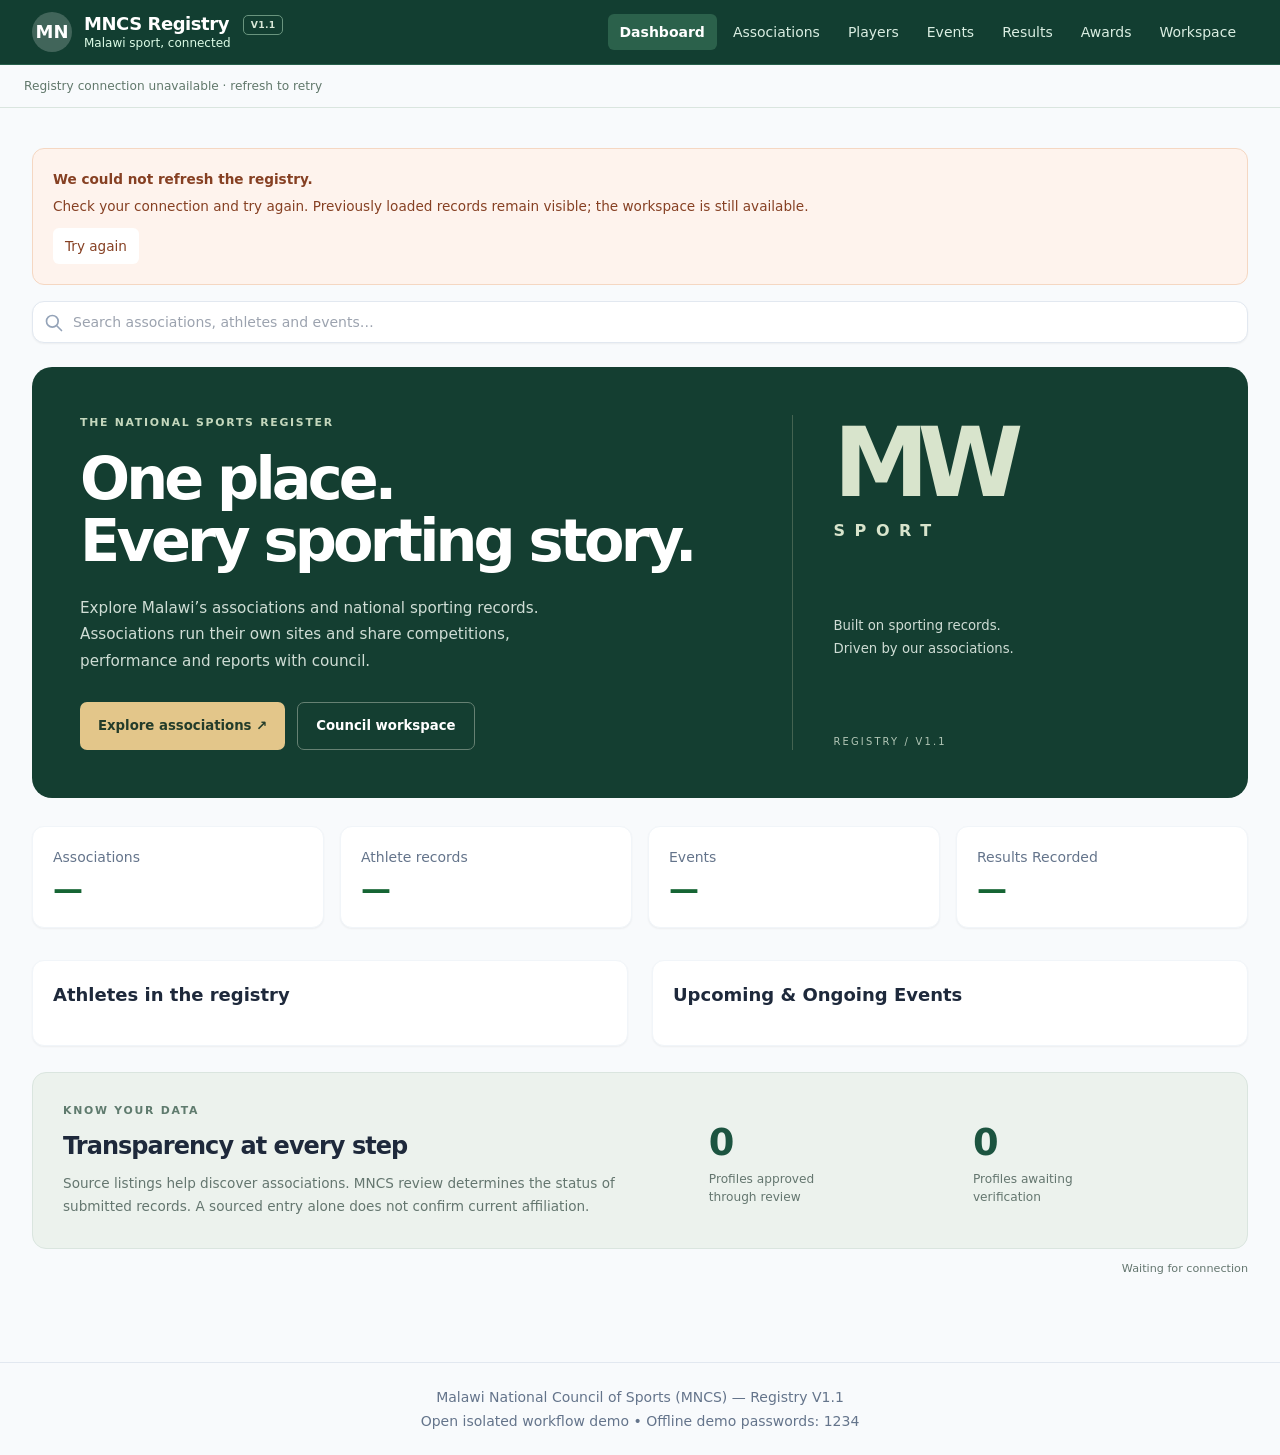
<file: index.html>
<!DOCTYPE html>
<html lang="en">
<head>
  <meta charset="UTF-8" />
  <meta name="viewport" content="width=device-width, initial-scale=1.0" />
  <title>MNCS Registry · Malawi sport, connected</title>
  <meta name="description" content="Malawi National Council of Sports - Players, Associations, Events & Results Registry" />
  <link rel="stylesheet" href="css/tailwind.css" />
  <link rel="icon" href="assets/favicon.svg" type="image/svg+xml" />
  <link rel="stylesheet" href="css/styles.css" />
</head>
<body class="bg-slate-50 text-slate-800 font-sans antialiased">
  <a href="#main-content" class="skip-link">Skip to content</a>
  <!-- Header -->
  <header class="site-header text-white">
    <div class="max-w-7xl mx-auto px-4 sm:px-6 lg:px-8">
      <div class="flex items-center justify-between h-16">
        <div class="flex items-center gap-3">
          <div class="w-10 h-10 bg-white/20 rounded-full flex items-center justify-center font-bold text-lg">MN</div>
          <div>
            <h1 class="text-lg font-bold leading-tight">MNCS Registry <span class="registry-version">V1.1</span></h1>
            <p class="text-xs text-green-100 hidden sm:block">Malawi sport, connected</p>
          </div>
        </div>
        <nav class="hidden lg:flex items-center gap-1" aria-label="Primary navigation">
          <button data-view="dashboard" class="nav-btn active px-3 py-2 rounded-md text-sm font-medium">Dashboard</button>
          <button data-view="associations" class="nav-btn px-3 py-2 rounded-md text-sm font-medium">Associations</button>
          <button data-view="players" class="nav-btn px-3 py-2 rounded-md text-sm font-medium">Players</button>
          <button data-view="events" class="nav-btn px-3 py-2 rounded-md text-sm font-medium">Events</button>
          <button data-view="results" class="nav-btn px-3 py-2 rounded-md text-sm font-medium">Results</button>
        <button data-view="awards" class="nav-btn px-3 py-2 rounded-md text-sm font-medium">Awards</button><button data-view="portal" class="nav-btn px-3 py-2 rounded-md text-sm font-medium">Workspace</button></nav>
        <button id="mobile-menu-btn" aria-label="Open navigation" aria-controls="mobile-nav" aria-expanded="false" class="lg:hidden p-2 rounded-md hover:bg-white/10">
          <svg class="w-6 h-6" fill="none" stroke="currentColor" viewBox="0 0 24 24"><path stroke-linecap="round" stroke-linejoin="round" stroke-width="2" d="M4 6h16M4 12h16M4 18h16"/></svg>
        </button>
      </div>
    </div>
    <!-- Mobile nav -->
    <div id="mobile-nav" class="hidden lg:hidden bg-green-900/95 px-4 pb-3">
      <button data-view="dashboard" class="nav-btn block w-full text-left px-3 py-2 rounded-md text-sm">Dashboard</button>
      <button data-view="associations" class="nav-btn block w-full text-left px-3 py-2 rounded-md text-sm">Associations</button>
      <button data-view="players" class="nav-btn block w-full text-left px-3 py-2 rounded-md text-sm">Players</button>
      <button data-view="events" class="nav-btn block w-full text-left px-3 py-2 rounded-md text-sm">Events</button>
      <button data-view="awards" class="nav-btn block w-full text-left px-3 py-2 rounded-md text-sm">Awards</button><button data-view="portal" class="nav-btn block w-full text-left px-3 py-2 rounded-md text-sm">Workspace</button>
      <button data-view="results" class="nav-btn block w-full text-left px-3 py-2 rounded-md text-sm">Results</button>
    </div>
</header><div id="account-identity" class="account-identity" hidden></div><div id="data-banner" class="data-status" role="status" aria-live="polite">Loading registry…</div>

  <main id="main-content" tabindex="-1" class="max-w-7xl mx-auto px-4 sm:px-6 lg:px-8 py-6">
    <!-- Search bar (shared) -->
    <div id="search-toolbar" class="mb-6">
      <div class="relative">
        <input aria-label="Search the public registry" id="global-search" type="search" placeholder="Search associations, athletes and events…"
               class="w-full pl-10 pr-4 py-2.5 rounded-xl border border-slate-200 bg-white shadow-sm focus:outline-none focus:ring-2 focus:ring-green-600 focus:border-transparent text-sm" />
        <svg class="absolute left-3 top-3 w-5 h-5 text-slate-400" fill="none" stroke="currentColor" viewBox="0 0 24 24"><path stroke-linecap="round" stroke-linejoin="round" stroke-width="2" d="M21 21l-6-6m2-5a7 7 0 11-14 0 7 7 0 0114 0z"/></svg>
      </div>
    </div>

<section id="view-portal" class="view hidden"><h2 class="text-xl font-bold mb-4">National registry workspace</h2><p id="portal-notice" role="status" aria-live="polite"></p><div id="portal-content"></div></section>
<section id="view-awards" class="view hidden"><h2 class="text-xl font-bold mb-4">Malawi Sport Awards</h2><div id="awards-content"></div></section>
    <!-- Views -->
    <div id="view-dashboard" class="view"><section class="registry-hero"><div><p class="eyebrow">THE NATIONAL SPORTS REGISTER</p><h2>One place.<br>Every sporting story.</h2><p>Explore Malawi’s associations and national sporting records. Associations run their own sites and share competitions, performance and reports with council.</p><div class="hero-actions"><button type="button" id="explore-directory">Explore associations <span aria-hidden="true">↗</span></button><button type="button" id="open-workspace">Council workspace</button></div></div><aside class="hero-aside"><div class="hero-mark" aria-hidden="true">MW<span>SPORT</span></div><p>Built on sporting records.<br>Driven by our associations.</p><span class="edition-tag">REGISTRY / V1.1</span></aside></section>
      <div class="grid grid-cols-2 md:grid-cols-4 gap-4 mb-8">
        <div class="bg-white rounded-xl shadow-sm border border-slate-100 p-5">
          <p class="text-sm text-slate-500">Associations</p>
          <p id="stat-associations" class="text-3xl font-bold text-green-800 mt-1">—</p>
        </div>
        <div class="bg-white rounded-xl shadow-sm border border-slate-100 p-5">
          <p class="text-sm text-slate-500">Athlete records</p>
          <p id="stat-players" class="text-3xl font-bold text-green-800 mt-1">—</p>
        </div>
        <div class="bg-white rounded-xl shadow-sm border border-slate-100 p-5">
          <p class="text-sm text-slate-500">Events</p>
          <p id="stat-events" class="text-3xl font-bold text-green-800 mt-1">—</p>
        </div>
        <div class="bg-white rounded-xl shadow-sm border border-slate-100 p-5">
          <p class="text-sm text-slate-500">Results Recorded</p>
          <p id="stat-results" class="text-3xl font-bold text-green-800 mt-1">—</p>
        </div>
      </div>

      <div class="grid md:grid-cols-2 gap-6">
        <div class="bg-white rounded-xl shadow-sm border border-slate-100 p-5">
          <h2 class="font-semibold text-lg mb-4">Athletes in the registry</h2>
          <div id="featured-players" class="space-y-3"></div>
        </div>
        <div class="bg-white rounded-xl shadow-sm border border-slate-100 p-5">
          <h2 class="font-semibold text-lg mb-4">Upcoming & Ongoing Events</h2>
          <div id="upcoming-events" class="space-y-3"></div>
        </div>
      </div>

      <section class="registry-trust"><div><p class="eyebrow">KNOW YOUR DATA</p><h2>Transparency at every step</h2><p>Source listings help discover associations. MNCS review determines the status of submitted records. A sourced entry alone does not confirm current affiliation.</p></div><div class="trust-metrics"><div><strong id="verified-associations">0</strong><span>Profiles approved through review</span></div><div><strong id="pending-associations">0</strong><span>Profiles awaiting verification</span></div></div></section><p id="registry-updated" class="refresh-label">Waiting for connection</p>

    </div>

    <div id="view-associations" class="view hidden">
      <div class="directory-heading"><div><p class="eyebrow">DISCOVER MALAWI SPORT</p><h2>Association directory</h2><p>Search, filter and explore the organisations behind every discipline.</p></div><button type="button" id="export-associations" class="secondary-button">Export directory CSV</button></div><div class="directory-filters"><label>Sport<select id="assoc-sport-filter"><option value="">All sports</option></select></label><label>Registration status<select id="assoc-status-filter"><option value="">All statuses</option><option>Active</option><option>Suspended</option><option>Under Review</option></select></label><label>Profile verification<select id="assoc-verification-filter"><option value="">All records</option><option value="approved">Approved profile</option><option value="pending">Awaiting verification</option></select></label><label>Sort by<select id="assoc-sort"><option value="name">Name A–Z</option><option value="sport">Sport A–Z</option></select></label></div><p id="association-count" class="directory-count" role="status"></p>
      <div id="associations-list" class="grid sm:grid-cols-2 lg:grid-cols-3 gap-4"></div><nav id="association-pagination" class="directory-pagination" aria-label="Association directory pages"></nav>
    </div>

    <div id="view-players" class="view hidden">
      <div class="flex flex-wrap items-center justify-between gap-3 mb-4">
        <h2 class="text-xl font-bold">Players Registry</h2>
        <div class="flex flex-wrap gap-2">
          <select id="player-assoc-filter" class="text-sm border border-slate-200 rounded-lg px-3 py-1.5 bg-white">
            <option value="">All associations</option>
          </select>
          <select id="player-gender-filter" class="text-sm border border-slate-200 rounded-lg px-3 py-1.5 bg-white">
            <option value="">All genders</option>
            <option value="Male">Male</option>
            <option value="Female">Female</option>
          </select>
          <select id="player-national-filter" class="text-sm border border-slate-200 rounded-lg px-3 py-1.5 bg-white">
            <option value="">All players</option>
            <option value="true">National Team only</option>
          </select>
        </div>
      </div>
      <div id="players-list" class="overflow-x-auto bg-white rounded-xl shadow-sm border border-slate-100"></div>
    </div>

    <div id="view-events" class="view hidden">
      <div class="flex flex-wrap items-center justify-between gap-3 mb-4">
        <h2 class="text-xl font-bold">Events & Competitions</h2>
        <select id="event-status-filter" class="text-sm border border-slate-200 rounded-lg px-3 py-1.5 bg-white">
          <option value="">All statuses</option>
          <option value="Upcoming">Upcoming</option>
          <option value="Ongoing">Ongoing</option>
          <option value="Past">Past (by date)</option>
        </select>
      </div>
      <div id="events-list" class="space-y-3"></div>
      <h3 class="font-bold mt-5">Fixture calendar</h3><div id="public-fixtures" class="space-y-3 mt-3"></div>
    </div>

    <div id="view-results" class="view hidden"><section id="national-performance" class="national-performance"></section>
      <h2 class="text-xl font-bold mb-4">Competition Results</h2>
      <div id="results-list" class="overflow-x-auto bg-white rounded-xl shadow-sm border border-slate-100"></div>
    </div>
  </main>

  <!-- Detail Modal -->
  <div id="modal" role="dialog" aria-modal="true" aria-labelledby="modal-title" class="fixed inset-0 bg-black/50 z-50 hidden items-center justify-center p-4">
    <div class="bg-white rounded-2xl shadow-xl max-w-lg w-full max-h-[90vh] overflow-y-auto">
      <div class="flex items-center justify-between p-4 border-b">
        <h3 id="modal-title" class="font-semibold text-lg"></h3>
        <button id="modal-close" aria-label="Close details" class="p-1 rounded-full hover:bg-slate-100">
          <svg class="w-5 h-5" fill="none" stroke="currentColor" viewBox="0 0 24 24"><path stroke-linecap="round" stroke-linejoin="round" stroke-width="2" d="M6 18L18 6M6 6l12 12"/></svg>
        </button>
      </div>
      <div id="modal-body" class="p-4 text-sm space-y-2"></div>
    </div>
  </div>

  <footer class="border-t border-slate-200 mt-12 py-6 text-center text-sm text-slate-500">
    <p>Malawi National Council of Sports (MNCS) — Registry V1.1</p>
    <p class="mt-1"><a href="demo.html">Open isolated workflow demo</a> • Offline demo passwords: 1234</p>
  </footer>

  <script src="js/vendor/supabase.js"></script>
  <script src="js/config.js"></script>
  <script src="js/app.js"></script>
  <script src="js/reporting.js"></script>
  <script src="js/accounts.js"></script>
  <script src="js/account-deletion.js"></script>
  <script src="js/cleanup.js"></script>
  <script src="js/award-scoring.js"></script>
  <script src="js/awards.js"></script>
  <script src="js/tournaments.js"></script>
  <script src="js/awards-desk.js"></script>
  <script src="js/sports.js"></script>
  <script src="js/integration.js"></script>
  <script src="js/portal.js"></script>
</body>
</html>
</file>
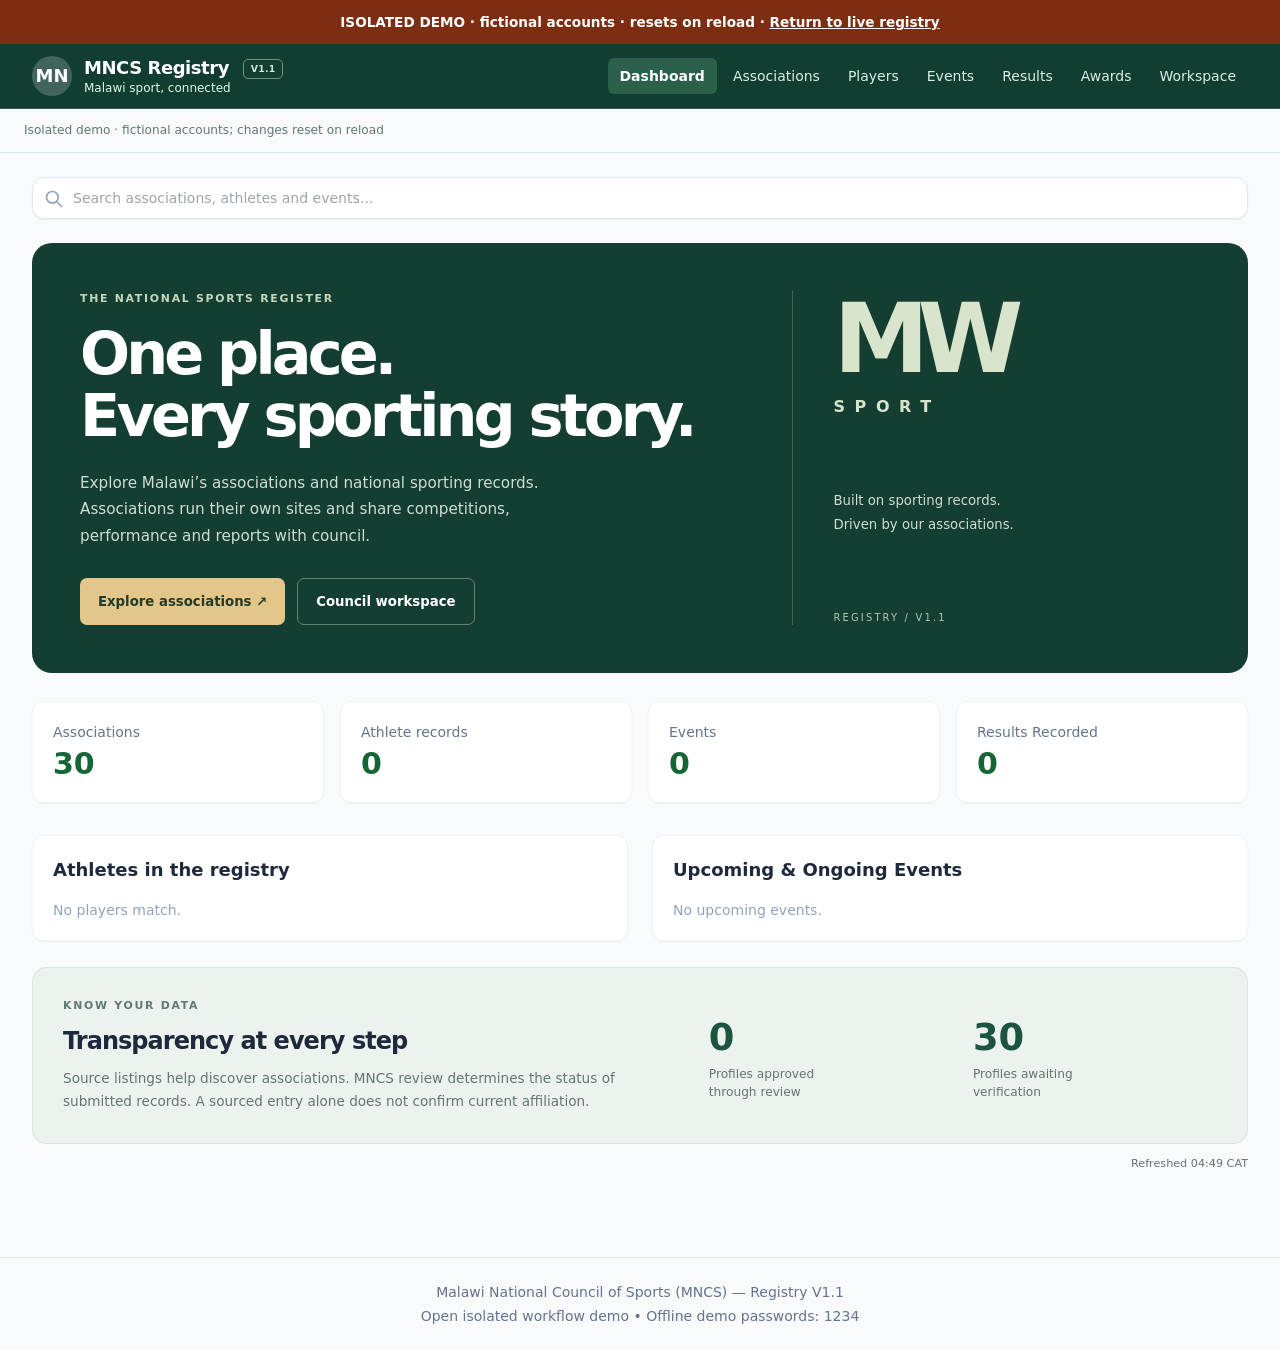
<file: demo.html>
<!DOCTYPE html>
<html lang="en">
<head>
  <meta charset="UTF-8" />
  <meta name="viewport" content="width=device-width, initial-scale=1.0" />
  <title>MNCS Registry · isolated demo</title>
  <meta name="description" content="Malawi National Council of Sports - Players, Associations, Events & Results Registry" />
  <link rel="stylesheet" href="css/tailwind.css" />
  <link rel="icon" href="assets/favicon.svg" type="image/svg+xml" />
  <link rel="stylesheet" href="css/styles.css" />
</head>
<body class="bg-slate-50 text-slate-800 font-sans antialiased"><div class="demo-banner">ISOLATED DEMO · fictional accounts · resets on reload · <a href="index.html">Return to live registry</a></div>
  <a href="#main-content" class="skip-link">Skip to content</a>
  <!-- Header -->
  <header class="site-header text-white">
    <div class="max-w-7xl mx-auto px-4 sm:px-6 lg:px-8">
      <div class="flex items-center justify-between h-16">
        <div class="flex items-center gap-3">
          <div class="w-10 h-10 bg-white/20 rounded-full flex items-center justify-center font-bold text-lg">MN</div>
          <div>
            <h1 class="text-lg font-bold leading-tight">MNCS Registry <span class="registry-version">V1.1</span></h1>
            <p class="text-xs text-green-100 hidden sm:block">Malawi sport, connected</p>
          </div>
        </div>
        <nav class="hidden lg:flex items-center gap-1" aria-label="Primary navigation">
          <button data-view="dashboard" class="nav-btn active px-3 py-2 rounded-md text-sm font-medium">Dashboard</button>
          <button data-view="associations" class="nav-btn px-3 py-2 rounded-md text-sm font-medium">Associations</button>
          <button data-view="players" class="nav-btn px-3 py-2 rounded-md text-sm font-medium">Players</button>
          <button data-view="events" class="nav-btn px-3 py-2 rounded-md text-sm font-medium">Events</button>
          <button data-view="results" class="nav-btn px-3 py-2 rounded-md text-sm font-medium">Results</button>
        <button data-view="awards" class="nav-btn px-3 py-2 rounded-md text-sm font-medium">Awards</button><button data-view="portal" class="nav-btn px-3 py-2 rounded-md text-sm font-medium">Workspace</button></nav>
        <button id="mobile-menu-btn" aria-label="Open navigation" aria-controls="mobile-nav" aria-expanded="false" class="lg:hidden p-2 rounded-md hover:bg-white/10">
          <svg class="w-6 h-6" fill="none" stroke="currentColor" viewBox="0 0 24 24"><path stroke-linecap="round" stroke-linejoin="round" stroke-width="2" d="M4 6h16M4 12h16M4 18h16"/></svg>
        </button>
      </div>
    </div>
    <!-- Mobile nav -->
    <div id="mobile-nav" class="hidden lg:hidden bg-green-900/95 px-4 pb-3">
      <button data-view="dashboard" class="nav-btn block w-full text-left px-3 py-2 rounded-md text-sm">Dashboard</button>
      <button data-view="associations" class="nav-btn block w-full text-left px-3 py-2 rounded-md text-sm">Associations</button>
      <button data-view="players" class="nav-btn block w-full text-left px-3 py-2 rounded-md text-sm">Players</button>
      <button data-view="events" class="nav-btn block w-full text-left px-3 py-2 rounded-md text-sm">Events</button>
      <button data-view="awards" class="nav-btn block w-full text-left px-3 py-2 rounded-md text-sm">Awards</button><button data-view="portal" class="nav-btn block w-full text-left px-3 py-2 rounded-md text-sm">Workspace</button>
      <button data-view="results" class="nav-btn block w-full text-left px-3 py-2 rounded-md text-sm">Results</button>
    </div>
</header><div id="account-identity" class="account-identity" hidden></div><div id="data-banner" class="data-status" role="status" aria-live="polite">Loading registry…</div>

  <main id="main-content" tabindex="-1" class="max-w-7xl mx-auto px-4 sm:px-6 lg:px-8 py-6">
    <!-- Search bar (shared) -->
    <div id="search-toolbar" class="mb-6">
      <div class="relative">
        <input aria-label="Search the public registry" id="global-search" type="search" placeholder="Search associations, athletes and events…"
               class="w-full pl-10 pr-4 py-2.5 rounded-xl border border-slate-200 bg-white shadow-sm focus:outline-none focus:ring-2 focus:ring-green-600 focus:border-transparent text-sm" />
        <svg class="absolute left-3 top-3 w-5 h-5 text-slate-400" fill="none" stroke="currentColor" viewBox="0 0 24 24"><path stroke-linecap="round" stroke-linejoin="round" stroke-width="2" d="M21 21l-6-6m2-5a7 7 0 11-14 0 7 7 0 0114 0z"/></svg>
      </div>
    </div>

<section id="view-portal" class="view hidden"><h2 class="text-xl font-bold mb-4">National registry workspace</h2><p id="portal-notice" role="status" aria-live="polite"></p><div id="portal-content"></div></section>
<section id="view-awards" class="view hidden"><h2 class="text-xl font-bold mb-4">Malawi Sport Awards</h2><div id="awards-content"></div></section>
    <!-- Views -->
    <div id="view-dashboard" class="view"><section class="registry-hero"><div><p class="eyebrow">THE NATIONAL SPORTS REGISTER</p><h2>One place.<br>Every sporting story.</h2><p>Explore Malawi’s associations and national sporting records. Associations run their own sites and share competitions, performance and reports with council.</p><div class="hero-actions"><button type="button" id="explore-directory">Explore associations <span aria-hidden="true">↗</span></button><button type="button" id="open-workspace">Council workspace</button></div></div><aside class="hero-aside"><div class="hero-mark" aria-hidden="true">MW<span>SPORT</span></div><p>Built on sporting records.<br>Driven by our associations.</p><span class="edition-tag">REGISTRY / V1.1</span></aside></section>
      <div class="grid grid-cols-2 md:grid-cols-4 gap-4 mb-8">
        <div class="bg-white rounded-xl shadow-sm border border-slate-100 p-5">
          <p class="text-sm text-slate-500">Associations</p>
          <p id="stat-associations" class="text-3xl font-bold text-green-800 mt-1">—</p>
        </div>
        <div class="bg-white rounded-xl shadow-sm border border-slate-100 p-5">
          <p class="text-sm text-slate-500">Athlete records</p>
          <p id="stat-players" class="text-3xl font-bold text-green-800 mt-1">—</p>
        </div>
        <div class="bg-white rounded-xl shadow-sm border border-slate-100 p-5">
          <p class="text-sm text-slate-500">Events</p>
          <p id="stat-events" class="text-3xl font-bold text-green-800 mt-1">—</p>
        </div>
        <div class="bg-white rounded-xl shadow-sm border border-slate-100 p-5">
          <p class="text-sm text-slate-500">Results Recorded</p>
          <p id="stat-results" class="text-3xl font-bold text-green-800 mt-1">—</p>
        </div>
      </div>

      <div class="grid md:grid-cols-2 gap-6">
        <div class="bg-white rounded-xl shadow-sm border border-slate-100 p-5">
          <h2 class="font-semibold text-lg mb-4">Athletes in the registry</h2>
          <div id="featured-players" class="space-y-3"></div>
        </div>
        <div class="bg-white rounded-xl shadow-sm border border-slate-100 p-5">
          <h2 class="font-semibold text-lg mb-4">Upcoming & Ongoing Events</h2>
          <div id="upcoming-events" class="space-y-3"></div>
        </div>
      </div>

      <section class="registry-trust"><div><p class="eyebrow">KNOW YOUR DATA</p><h2>Transparency at every step</h2><p>Source listings help discover associations. MNCS review determines the status of submitted records. A sourced entry alone does not confirm current affiliation.</p></div><div class="trust-metrics"><div><strong id="verified-associations">0</strong><span>Profiles approved through review</span></div><div><strong id="pending-associations">0</strong><span>Profiles awaiting verification</span></div></div></section><p id="registry-updated" class="refresh-label">Waiting for connection</p>

    </div>

    <div id="view-associations" class="view hidden">
      <div class="directory-heading"><div><p class="eyebrow">DISCOVER MALAWI SPORT</p><h2>Association directory</h2><p>Search, filter and explore the organisations behind every discipline.</p></div><button type="button" id="export-associations" class="secondary-button">Export directory CSV</button></div><div class="directory-filters"><label>Sport<select id="assoc-sport-filter"><option value="">All sports</option></select></label><label>Registration status<select id="assoc-status-filter"><option value="">All statuses</option><option>Active</option><option>Suspended</option><option>Under Review</option></select></label><label>Profile verification<select id="assoc-verification-filter"><option value="">All records</option><option value="approved">Approved profile</option><option value="pending">Awaiting verification</option></select></label><label>Sort by<select id="assoc-sort"><option value="name">Name A–Z</option><option value="sport">Sport A–Z</option></select></label></div><p id="association-count" class="directory-count" role="status"></p>
      <div id="associations-list" class="grid sm:grid-cols-2 lg:grid-cols-3 gap-4"></div><nav id="association-pagination" class="directory-pagination" aria-label="Association directory pages"></nav>
    </div>

    <div id="view-players" class="view hidden">
      <div class="flex flex-wrap items-center justify-between gap-3 mb-4">
        <h2 class="text-xl font-bold">Players Registry</h2>
        <div class="flex flex-wrap gap-2">
          <select id="player-assoc-filter" class="text-sm border border-slate-200 rounded-lg px-3 py-1.5 bg-white">
            <option value="">All associations</option>
          </select>
          <select id="player-gender-filter" class="text-sm border border-slate-200 rounded-lg px-3 py-1.5 bg-white">
            <option value="">All genders</option>
            <option value="Male">Male</option>
            <option value="Female">Female</option>
          </select>
          <select id="player-national-filter" class="text-sm border border-slate-200 rounded-lg px-3 py-1.5 bg-white">
            <option value="">All players</option>
            <option value="true">National Team only</option>
          </select>
        </div>
      </div>
      <div id="players-list" class="overflow-x-auto bg-white rounded-xl shadow-sm border border-slate-100"></div>
    </div>

    <div id="view-events" class="view hidden">
      <div class="flex flex-wrap items-center justify-between gap-3 mb-4">
        <h2 class="text-xl font-bold">Events & Competitions</h2>
        <select id="event-status-filter" class="text-sm border border-slate-200 rounded-lg px-3 py-1.5 bg-white">
          <option value="">All statuses</option>
          <option value="Upcoming">Upcoming</option>
          <option value="Ongoing">Ongoing</option>
          <option value="Past">Past (by date)</option>
        </select>
      </div>
      <div id="events-list" class="space-y-3"></div>
      <h3 class="font-bold mt-5">Fixture calendar</h3><div id="public-fixtures" class="space-y-3 mt-3"></div>
    </div>

    <div id="view-results" class="view hidden"><section id="national-performance" class="national-performance"></section>
      <h2 class="text-xl font-bold mb-4">Competition Results</h2>
      <div id="results-list" class="overflow-x-auto bg-white rounded-xl shadow-sm border border-slate-100"></div>
    </div>
  </main>

  <!-- Detail Modal -->
  <div id="modal" role="dialog" aria-modal="true" aria-labelledby="modal-title" class="fixed inset-0 bg-black/50 z-50 hidden items-center justify-center p-4">
    <div class="bg-white rounded-2xl shadow-xl max-w-lg w-full max-h-[90vh] overflow-y-auto">
      <div class="flex items-center justify-between p-4 border-b">
        <h3 id="modal-title" class="font-semibold text-lg"></h3>
        <button id="modal-close" aria-label="Close details" class="p-1 rounded-full hover:bg-slate-100">
          <svg class="w-5 h-5" fill="none" stroke="currentColor" viewBox="0 0 24 24"><path stroke-linecap="round" stroke-linejoin="round" stroke-width="2" d="M6 18L18 6M6 6l12 12"/></svg>
        </button>
      </div>
      <div id="modal-body" class="p-4 text-sm space-y-2"></div>
    </div>
  </div>

  <footer class="border-t border-slate-200 mt-12 py-6 text-center text-sm text-slate-500">
    <p>Malawi National Council of Sports (MNCS) — Registry V1.1</p>
    <p class="mt-1"><a href="demo.html">Open isolated workflow demo</a> • Offline demo passwords: 1234</p>
  </footer>

  
  <script src="js/demo.js"></script>
  <script src="js/demo-sports.js"></script>
  <script src="js/demo-awards.js"></script>
  <script src="js/app.js"></script>
  <script src="js/reporting.js"></script>
  <script src="js/accounts.js"></script>
  <script src="js/award-scoring.js"></script>
  <script src="js/awards.js"></script>
  <script src="js/tournaments.js"></script>
  <script src="js/awards-desk.js"></script>
  <script src="js/sports.js"></script>
  <script src="js/integration.js"></script>
  <script src="js/portal.js"></script>
</body>
</html>
</file>
<file: css/styles.css>
body {
  font-family: 'Inter', system-ui, -apple-system, sans-serif;
}

.nav-btn {
  transition: background-color 0.15s, color 0.15s;
}
.nav-btn:hover {
  background-color: rgba(255, 255, 255, 0.15);
}
.nav-btn.active {
  background-color: rgba(255, 255, 255, 0.25);
  font-weight: 600;
}

.card-hover {
  transition: transform 0.15s, box-shadow 0.15s;
}
.card-hover:hover {
  transform: translateY(-2px);
  box-shadow: 0 8px 20px -6px rgb(0 0 0 / 0.12);
}

.status-badge {
  display: inline-flex;
  align-items: center;
  padding: 0.125rem 0.5rem;
  border-radius: 9999px;
  font-size: 0.7rem;
  font-weight: 600;
  text-transform: uppercase;
  letter-spacing: 0.025em;
}
.status-Active { background: #dcfce7; color: #166534; }
.status-Upcoming { background: #dbeafe; color: #1e40af; }
.status-Ongoing { background: #fef3c7; color: #92400e; }
.status-Completed { background: #e2e8f0; color: #334155; }
.status-Suspended { background: #fee2e2; color: #991b1b; }

.medal-Gold { color: #ca8a04; font-weight: 700; }
.medal-Silver { color: #64748b; font-weight: 700; }
.medal-Bronze { color: #c2410c; font-weight: 700; }

table {
  width: 100%;
  border-collapse: collapse;
}
th {
  text-align: left;
  padding: 0.75rem 1rem;
  font-size: 0.75rem;
  text-transform: uppercase;
  letter-spacing: 0.05em;
  color: #64748b;
  background: #f8fafc;
  border-bottom: 1px solid #e2e8f0;
}
td {
  padding: 0.75rem 1rem;
  border-bottom: 1px solid #f1f5f9;
  font-size: 0.875rem;
}
tr:hover td {
  background: #f8fafc;
}

#modal.show {
  display: flex;
}
#portal-content { background:white; padding:24px; border:1px solid #dce5df; border-radius:16px; }
#portal-content h3 {font-size:1.15rem;font-weight:700;margin:16px 0;}
#portal-content form {display:grid;grid-template-columns:repeat(auto-fit,minmax(240px,1fr));gap:16px;margin:20px 0;}
#portal-content label {display:block;font-size:.9rem;}
#portal-content input,#portal-content select,#portal-content textarea {display:block;width:100%;border:1px solid #b5c5ba;border-radius:8px;padding:10px;margin-top:5px;}
#portal-content button {background:#166534;color:white;border-radius:8px;padding:9px 14px;margin:4px 0;}
#portal-content button:disabled {opacity:.5;}
.portal-heading,.portal-stats {display:flex;justify-content:space-between;gap:12px;flex-wrap:wrap;}
.submission-card {border:1px solid #dce5df;border-radius:12px;padding:16px;margin:16px 0;}
.submission-card pre {white-space:pre-wrap;overflow-wrap:anywhere;font-size:.8rem;margin:12px 0;}
#portal-notice {padding:12px;color:#14532d;}
#award-workspace form {display:grid;gap:16px;margin-top:16px;}
#award-workspace label {display:block;}
#award-workspace input:not([type=checkbox]),#award-workspace textarea,#award-workspace select {display:block;width:100%;border:1px solid #b5c5ba;padding:10px;border-radius:8px;}
#award-workspace button {background:#166534;color:white;padding:12px;border-radius:8px;}
#award-workspace button:disabled {opacity:.5;}
#award-notice {padding-top:12px;}

/* Signed-in workspace */
#portal-content { padding:0; background:transparent; border:0; }
#portal-content > form, #portal-content > h3, #portal-content > p,
#portal-content > details { max-width:760px; margin:20px auto; }
.workspace-hero { background:#123e31; color:#fff; padding:28px 32px; border-radius:18px; display:flex; align-items:center; justify-content:space-between; gap:20px; }
#portal-content .workspace-hero h3 { font-size:1.8rem; letter-spacing:-.04em; margin:4px 0 12px; color:#fff; }
.workspace-eyebrow { font-size:.7rem; letter-spacing:.15em; font-weight:700; color:#b5deca; }
.workspace-hero p { line-height:1.8; }
#portal-content .workspace-hero button { background:rgba(255,255,255,.1); border:1px solid rgba(255,255,255,.35); white-space:nowrap; }
.role-pill { display:inline-block; margin-left:8px; padding:2px 10px; border-radius:999px; background:rgba(255,255,255,.13); font-size:.75rem; }
.portal-stats { display:grid; grid-template-columns:repeat(4,minmax(0,1fr)); gap:16px; margin:20px 0; }
.workspace-stat { background:white; border:1px solid #e2e8f0; border-radius:14px; padding:18px 22px; box-shadow:0 3px 10px rgba(15,23,42,.025); }
.workspace-stat span { display:block; color:#64748b; font-size:.8rem; font-weight:600; }
.workspace-stat strong { display:block; color:#123e31; font-size:2rem; line-height:1.3; margin-top:8px; }
.workspace-nav { display:flex; flex-wrap:wrap; gap:6px; border-bottom:1px solid #dce5df; padding-bottom:12px; margin-bottom:20px; }
#portal-content .workspace-nav button { color:#526172; background:transparent; font-size:.85rem; font-weight:600; margin:0; padding:10px 15px; }
#portal-content .workspace-nav button.selected { color:#14532d; background:#e4f2e9; }
.workspace-panel { background:white; border:1px solid #e2e8f0; border-radius:16px; padding:28px; box-shadow:0 4px 18px rgba(15,23,42,.025); }
.workspace-panel[hidden] { display:none!important; }
#portal-content .workspace-panel h3 { margin:0 0 10px; font-size:1.2rem; color:#152c24; }
.panel-intro { margin-bottom:24px; }
.workspace-panel p { color:#64748b; line-height:1.65; font-size:.9rem; }
#portal-content .workspace-panel form { align-items:start; gap:20px; }
#portal-content label { color:#334155; font-size:.82rem; font-weight:600; }
#portal-content input,#portal-content select,#portal-content textarea { background:#fff; border-color:#cbd5e1; min-height:44px; font-size:.9rem; font-weight:400; }
#portal-content textarea { min-height:96px; }
#portal-content button { min-height:42px; font-weight:600; cursor:pointer; }
#portal-content button:disabled { cursor:wait; }
#portal-content input:focus,#portal-content select:focus,#portal-content textarea:focus,#portal-content button:focus-visible { outline:3px solid #a7d7ba; outline-offset:2px; }
#portal-content form > button { grid-column:1/-1; justify-self:start; min-width:160px; }
#portal-content .form-feedback { grid-column:1/-1; margin:0; }
#portal-content .form-feedback[data-state=error] { color:#b42318; background:#fef3f2; padding:12px; border-radius:8px; }
#portal-content .form-feedback[data-state=success] { color:#166534; }
.workspace-actions { display:flex; flex-wrap:wrap; gap:12px; margin:20px 0 28px; }
.workspace-help { padding:22px; background:#f4f8f6; border-left:3px solid #26835b; border-radius:8px; }
.workspace-help h4 { font-weight:700; margin-bottom:6px; color:#123e31; }
.workspace-empty { padding:36px 16px; text-align:center; background:#f8fafc; border:1px dashed #cbd5e1; border-radius:12px; }
#association-directory { margin-top:32px; }
.submission-card { border-color:#e2e8f0; padding:22px; }
.submission-card > pre { max-height:240px; overflow:auto; padding:16px; background:#f8fafc; border-radius:8px; }
.submission-card details { margin-top:14px; }
#portal-notice:empty { display:none; }
#portal-notice:not(:empty) { margin-bottom:16px; background:#edf6ef; border:1px solid #d2e6d8; border-radius:10px; overflow-wrap:anywhere; }
@media (max-width:640px) {
 .workspace-hero { padding:22px; align-items:flex-start; }
 #portal-content .workspace-hero h3 { font-size:1.35rem; }
 .role-pill { margin-left:0; }
 .portal-stats { grid-template-columns:repeat(2,minmax(0,1fr)); gap:10px; }
 .workspace-stat { padding:14px; }
 .workspace-stat span { font-size:.72rem; }
 .workspace-panel { padding:20px; }
 #portal-content form { grid-template-columns:minmax(0,1fr); }
 .workspace-nav { gap:3px; }
 #portal-content .workspace-nav button { padding:9px 10px; font-size:.8rem; }
 .workspace-actions { flex-direction:column; align-items:stretch; }
}
.demo-banner { position:sticky;top:0;z-index:60;padding:12px 20px;background:#7c2d12;color:white;text-align:center;font-weight:600;font-size:.85rem; }
.demo-banner a {text-decoration:underline;}
#generated-password:not(:empty) {padding:14px;background:#f0fdf4;border:1px solid #bbf7d0;border-radius:8px;overflow-wrap:anywhere;}
#portal-content #reset-password-form {border-top:1px solid #e2e8f0;padding-top:20px;}

/* V0.8: national registry design system */
:root { --ink:#15392f; --muted:#64766f; --line:#dae5df; --paper:#f4f7f5; --accent:#d5ad61; }
body { background:var(--paper); color:#1d332b; }
.site-header {background:#123e31;border-bottom:1px solid #28604c;}
.site-header h1 {letter-spacing:-.025em;}
.site-header .nav-btn {color:#daeee2;}
.site-header .nav-btn.active {background:#2b614b;color:white;}
.data-status {max-width:1280px;margin:0 auto;padding:12px 24px;font-size:.76rem;color:#61786b;border-bottom:1px solid var(--line);}
main {min-height:65vh;}
.skip-link {position:absolute;left:16px;top:-60px;background:#fff;padding:12px;z-index:100;color:#123e31;}
.skip-link:focus {top:12px;}
button,a,input,select,textarea {outline-offset:3px;}
button:focus-visible,a:focus-visible {outline:3px solid #adba60;}
button:disabled {cursor:not-allowed;opacity:.45;}
.eyebrow {font-size:.68rem!important;font-weight:750;letter-spacing:.16em;color:#5f7b6e;}
.registry-hero {display:grid;grid-template-columns:1.65fr 1fr;background:#143e31;color:#fff;padding:48px;border-radius:20px;margin:4px 0 28px;gap:40px;overflow:hidden;}
.registry-hero .eyebrow {color:#c4d7bd;}
.registry-hero h2 {font-size:clamp(2.5rem,4.6vw,4.2rem);font-weight:750;letter-spacing:-.065em;line-height:1.06;margin:16px 0 22px;}
.registry-hero p:not(.eyebrow) {max-width:490px;color:#cfddd5;font-size:.95rem;line-height:1.75;}
.hero-actions {display:flex;flex-wrap:wrap;gap:12px;margin-top:28px;}
.hero-actions button {background:#e3c68a;color:#233c2a;font-size:.83rem;padding:13px 18px;border-radius:7px;font-weight:700;}
.hero-actions button+button {background:transparent;color:#fff;border:1px solid #668173;}
.hero-aside {position:relative;border-left:1px solid #446351;padding-left:40px;display:flex;flex-direction:column;justify-content:space-between;}
.hero-mark {font-size:6rem;font-weight:800;letter-spacing:-.12em;line-height:1;color:#d8e4cc;}
.hero-mark span {display:block;font-size:1rem;letter-spacing:.6em;padding-top:12px;}
.hero-aside p {font-size:.83rem!important;margin:26px 0;}
.edition-tag {font-size:.62rem;letter-spacing:.22em;color:#b2c6b6;}
.registry-trust {display:grid;grid-template-columns:1.2fr 1fr;gap:36px;padding:30px;border:1px solid var(--line);border-radius:14px;background:#ecf2ed;margin-top:26px;}
.registry-trust h2 {font-size:1.5rem;font-weight:700;letter-spacing:-.04em;margin:8px 0;}
.registry-trust p:not(.eyebrow) {font-size:.85rem;line-height:1.7;color:var(--muted);}
.trust-metrics {display:grid;grid-template-columns:1fr 1fr;gap:20px;align-items:center;}
.trust-metrics strong {font-size:2.3rem;display:block;color:#1c5440;}
.trust-metrics span {display:block;font-size:.76rem;color:var(--muted);max-width:130px;}
.refresh-label {font-size:.7rem;color:var(--muted);margin:12px 0;text-align:right;}
.directory-heading {display:flex;justify-content:space-between;align-items:center;gap:20px;margin:18px 0 26px;}
.directory-heading h2 {font-size:2.1rem;font-weight:750;letter-spacing:-.055em;margin:8px 0;}
.directory-heading p:not(.eyebrow) {font-size:.86rem;color:var(--muted);}
.secondary-button {border:1px solid #bacfc0;border-radius:8px;padding:11px 14px;font-size:.8rem;font-weight:650;background:white;white-space:nowrap;}
.directory-filters {display:grid;grid-template-columns:repeat(4,1fr);gap:16px;background:#fff;border:1px solid var(--line);border-radius:12px;padding:18px;}
.directory-filters label {font-size:.71rem;color:var(--muted);font-weight:650;}
.directory-filters select {display:block;width:100%;font:inherit;font-size:.81rem;border:1px solid #d4e1d8;border-radius:6px;padding:9px;margin-top:6px;color:var(--ink);background:white;}
.directory-count {font-size:.76rem;color:var(--muted);margin:18px 0;}
.association-card {background:#fff;border:1px solid var(--line);border-radius:12px;padding:22px;display:flex;flex-direction:column;transition:border-color .2s,box-shadow .2s;}
.association-card:hover {border-color:#8eac98;box-shadow:0 6px 20px #183b2910;}
.association-card-top {display:flex;justify-content:space-between;align-items:flex-start;gap:8px;}
.sport-label {font-size:.68rem;font-weight:750;text-transform:uppercase;letter-spacing:.06em;color:#387b57;}
.verification-chip {font-size:.59rem;white-space:nowrap;background:#fbf2df;color:#806120;border:1px solid #efdfb6;border-radius:99px;padding:3px 7px;}
.verification-chip.verified {background:#e5f5e9;border-color:#c2e3cc;color:#246843;}
.association-card h3 {font-weight:700;font-size:1.1rem;letter-spacing:-.025em;line-height:1.4;margin:20px 0 8px;}
.association-code {font-size:.7rem;color:#849388;margin-bottom:24px;}
.association-card dl {margin-top:auto;display:flex;justify-content:space-between;gap:10px;font-size:.72rem;}
.association-card dt {color:#849388;}
.association-card dd {margin-top:5px;font-weight:600;}
.association-card > button {display:flex;justify-content:space-between;text-align:left;border-top:1px solid #e5ece7;margin-top:20px;padding-top:14px;color:#246846;font-weight:650;font-size:.78rem;}
.directory-pagination {display:flex;align-items:center;justify-content:center;gap:22px;margin-top:28px;font-size:.8rem;}
.directory-pagination button,.directory-empty button {background:white;border:1px solid var(--line);padding:10px 16px;border-radius:7px;}
.directory-empty {grid-column:1/-1;text-align:center;padding:50px;border:1px dashed var(--line);border-radius:12px;color:var(--muted);}
.directory-empty h3 {font-weight:700;font-size:1.2rem;margin-bottom:10px;color:var(--ink);}
.directory-empty button {margin-top:20px;}
.registry-error {padding:20px;margin:16px 0;background:#fef3ed;color:#864023;border:1px solid #f5d7c2;border-radius:12px;font-size:.85rem;}
.registry-error p {margin:6px 0 12px;}
.registry-error button {background:#fff;padding:8px 12px;border-radius:6px;}
.source-note {background:#f5f1e4;padding:12px;border-radius:8px;margin-top:18px;color:#746038;}
#modal-body > a {display:inline-block;color:#21633f;text-decoration:underline;padding:12px 0;}
#portal-content:has(#login) {max-width:740px;margin:24px auto;padding:32px;background:white;border:1px solid var(--line);border-radius:16px;}
#portal-content:has(#login) form {grid-template-columns:1fr;}
#portal-content:has(#login) form button {justify-self:start;min-width:150px;}
.submission-fields {display:grid;grid-template-columns:repeat(2,minmax(0,1fr));gap:14px;margin:18px 0;padding:18px;background:#f7f9f7;border-radius:10px;}
.submission-fields dt {font-size:.72rem;color:#64766f;margin-bottom:4px;}
.submission-fields dd {font-size:.87rem;white-space:pre-wrap;overflow-wrap:anywhere;}
.service-health {padding:14px;margin:12px 0;background:#f6f8f6;border:1px solid var(--line);border-radius:8px;font-size:.8rem;}
.service-health[data-state=error] {background:#fff4ec;border-color:#f4d8bd;color:#87461e;}
@media (max-width:800px){.registry-hero{padding:30px;grid-template-columns:1fr;gap:20px}.hero-aside{display:none}.registry-trust{grid-template-columns:1fr;gap:18px}.directory-heading{align-items:flex-start;flex-direction:column}.directory-filters{grid-template-columns:1fr 1fr}.directory-heading h2{font-size:1.8rem}}
@media (max-width:420px){.registry-hero{padding:24px}.hero-actions{flex-direction:column}.directory-filters{grid-template-columns:1fr;padding:14px}.registry-trust{padding:22px}.association-card{padding:18px}.submission-fields{grid-template-columns:1fr}.data-status{padding:10px 16px}}
@media (prefers-reduced-motion:reduce){*{scroll-behavior:auto!important;transition:none!important}}
@media print{.site-header,.data-status,#search-toolbar,footer,.directory-filters,.directory-pagination,#export-associations,.association-card>button{display:none!important}.association-card{break-inside:avoid}.view.hidden{display:none!important}body{background:white}}
.registry-version {display:inline-block;vertical-align:middle;margin-left:8px;padding:3px 7px;font-size:.58rem;border:1px solid #69947e;border-radius:5px;letter-spacing:.03em;color:#d7e6d7;}
#awards-content > div:first-child {background:#edf3ee;line-height:1.7;font-size:.86rem;border-color:#d4e1d6;}
#awards-content article {border-color:#d7e3da;padding:22px;}
#awards-content article h4 {color:#1a543c;}
@media (max-width:640px){.workspace-hero{flex-wrap:wrap}.workspace-hero>div{min-width:0;flex:1 1 210px}.workspace-hero button{align-self:flex-start}.registry-version{display:none}}
/* V0.9 sports operations: compact controls, readable records, mobile forms. */
.sports-toolbar{display:grid;grid-template-columns:repeat(3,minmax(0,1fr));gap:1rem;margin:1rem 0}
.sports-toolbar label,.sports-form label{display:flex;flex-direction:column;gap:.35rem;color:#475569;font-size:.85rem}
.sports-tabs{display:flex;flex-wrap:wrap;gap:.5rem;margin:1rem 0}.sports-tabs button{background:#eef2f6;color:#334155;border:1px solid #dbe3ec}.sports-tabs button.selected{background:#166534;color:white;border-color:#166534}.sports-tabs span{margin-left:.5rem;opacity:.8}
.sports-form-card{border:1px solid #dbe3ec;border-radius:12px;background:#f8fafc;padding:1rem;margin:1rem 0}.sports-form-card summary{font-weight:700;cursor:pointer;color:#166534}.sports-form{display:grid!important;grid-template-columns:repeat(2,minmax(0,1fr));gap:1rem;margin-top:1rem}.sports-form-actions{grid-column:1/-1;display:flex;gap:.6rem}.sports-form textarea{min-height:90px}
.sports-list{display:grid;gap:.8rem}.sport-record-card{padding:1rem;border:1px solid #e2e8f0;border-radius:12px;background:white}.sport-record-card h4{font-weight:700;color:#0f172a;margin:.5rem 0}.sport-record-card p{font-size:.85rem;color:#64748b}.sport-record-card details{margin:.7rem 0}.sport-record-card summary{font-size:.85rem;cursor:pointer}.sport-record-card ol{font-size:.8rem;color:#64748b;padding:1rem;list-style:decimal}.sport-record-card .workspace-actions{margin-top:.7rem;align-items:end}.sport-record-card .workspace-actions label{font-size:.8rem;display:flex;flex-direction:column;gap:.25rem}
.sports-status{display:inline-block;padding:.2rem .65rem;border-radius:999px;font-size:.75rem;font-weight:700;background:#f1f5f9;color:#475569}.sports-status[data-status="Approved"]{background:#dcfce7;color:#166534}.sports-status[data-status="Submitted"]{background:#dbeafe;color:#1e40af}.sports-status[data-status="Returned"]{background:#fef3c7;color:#92400e}.sports-status[data-status="Archived"]{background:#e2e8f0;color:#475569}
.sports-pagination{display:flex;flex-wrap:wrap;align-items:center;gap:.7rem;margin-top:1rem;font-size:.8rem}.sports-notice{margin:.6rem 0;color:#166534;font-size:.9rem}.public-fixture{border:1px solid #e2e8f0;border-left:4px solid #15803d;background:white;border-radius:10px;padding:1rem}.public-fixture p{color:#64748b;font-size:.85rem;margin-top:.3rem}.secondary{background:#f1f5f9!important;color:#334155!important}
@media(max-width:700px){.sports-toolbar,.sports-form{grid-template-columns:1fr}.sports-form-actions{flex-wrap:wrap}.sports-tabs button{flex:1 0 28%;font-size:.8rem}.sport-record-card .workspace-actions{flex-direction:column;align-items:stretch}}
/* V1.0: clear ownership and one action at a time. */
[hidden]{display:none!important}.account-identity{display:flex;justify-content:space-between;align-items:center;gap:1rem;padding:.7rem max(1rem,calc((100vw - 1216px)/2));background:#e8f3ed;color:#174b35;font-size:.85rem;border-bottom:1px solid #c9e0d1}.account-identity button{background:transparent;color:#166534;text-decoration:underline;white-space:nowrap}.role-pill{margin-left:.35rem}
#council-specific-fields{display:contents}.optional-fields{grid-column:1/-1;background:#f1f5f9;padding:.75rem;border-radius:8px}.optional-fields summary{cursor:pointer;font-size:.8rem}.optional-fields label{margin-top:.6rem}.workspace-actions:has([data-open-panel]){display:grid;grid-template-columns:repeat(2,minmax(0,1fr));gap:1rem}.workspace-actions:has([data-open-panel]) button{padding:1.2rem;text-align:left;font-size:.95rem;min-height:64px}
.awards-intro{padding:2rem;background:#143e31;color:white;border-radius:16px;margin-bottom:1.5rem}.awards-intro h2{font-size:clamp(1.4rem,4vw,2.1rem);font-weight:750;letter-spacing:-.03em}.awards-intro p{margin-top:.7rem;font-size:.95rem;max-width:850px}.awards-intro .workspace-eyebrow{color:#b2dbbf}.award-category-grid{display:grid;grid-template-columns:repeat(3,minmax(0,1fr));gap:.85rem}.award-category{height:100%;width:100%;text-align:left;display:flex;flex-direction:column;gap:.7rem;padding:1.2rem;background:white;border:1px solid #dce5df;border-radius:12px;color:#475569;transition:box-shadow .15s,border-color .15s}.award-category-name{font-weight:700;color:#143e31}.award-category small{margin-top:auto;color:#166534}.award-category.selected,.award-category:hover{border-color:#16a34a;box-shadow:0 3px 12px #16653418}.award-category:focus-visible{outline:3px solid #86efac;outline-offset:2px}
.awards-desk{margin:1.5rem 0}.fan-poll,.tournament-desk,#official-awards-desk{padding:1.25rem;margin-top:1.5rem;border:1px solid #dce5df;border-radius:14px;background:white}.awards-desk h3,.tournament-desk h3{font-size:1.1rem;font-weight:700;color:#143e31}.awards-desk h4{font-weight:700;margin:.8rem 0}.awards-desk p,.tournament-desk p{font-size:.9rem;margin:.7rem 0;color:#526172}.awards-desk button,.tournament-desk button{background:#166534;color:white;border-radius:8px;padding:.6rem 1rem;margin:.35rem .35rem .35rem 0;font-size:.85rem}.awards-desk input,.awards-desk select,.awards-desk textarea,.tournament-desk input,.tournament-desk select{width:100%;border:1px solid #cbd5e1;border-radius:8px;padding:.65rem;background:white;color:#0f172a}.awards-desk input[type=checkbox],.tournament-desk input[type=checkbox]{width:auto;margin-right:.5rem}.awards-desk label,.tournament-desk label{display:block;font-size:.85rem;margin:.75rem 0}.awards-desk details{margin:1rem 0;padding:1rem;background:#f8fafc;border-radius:10px}.awards-desk summary{font-weight:700;cursor:pointer}.fan-category{border-top:1px solid #e2e8f0;margin-top:1rem;padding-top:.8rem}.fan-candidate{display:flex;align-items:center;justify-content:space-between;gap:.5rem}.source-note{overflow-wrap:anywhere}.awards-desk form{max-width:800px}#award-nomination-form{display:grid;grid-template-columns:1fr;gap:.8rem;max-width:850px}.tournament-desk fieldset{grid-column:1/-1}#tournament-teams{display:grid;grid-template-columns:repeat(2,minmax(0,1fr));border:1px solid #e2e8f0;border-radius:8px;padding:1rem}.sports-notice,#official-notice,#fan-notice{color:#166534;overflow-wrap:anywhere}
@media(max-width:700px){.award-category-grid{grid-template-columns:repeat(2,minmax(0,1fr))}.account-identity{font-size:.75rem;align-items:flex-start}.workspace-actions:has([data-open-panel]){grid-template-columns:1fr}.fan-candidate{flex-wrap:wrap}#tournament-teams{grid-template-columns:1fr}}
@media(max-width:420px){.award-category-grid{grid-template-columns:1fr}.award-category{padding:1rem}}
/* National registry exchange */
#connector-credentials{padding:1rem;background:#fff8d7;border:1px solid #e8dca0;border-radius:10px;margin-top:1rem}#connector-credentials input{font-family:monospace}#workspace-connections a,#workspace-competitions a,#workspace-exchange a,.national-performance a{color:#166534;text-decoration:underline}.national-performance{margin-bottom:1.5rem}.national-performance h3{font-weight:700;font-size:1.2rem}#workspace-exchange dd{white-space:pre-wrap}#workspace-competitions pre{white-space:pre-wrap;overflow-wrap:anywhere}#connector-form{max-width:780px}

.award-actions{display:flex;flex-wrap:wrap;gap:.6rem;align-items:end;margin:.6rem 0}
.weights-grid{display:grid;grid-template-columns:repeat(auto-fit,minmax(240px,1fr));gap:.6rem}
.weights-grid label{display:grid;gap:.2rem;font-size:.85rem}
.weights-grid input{width:100%}
.noms-desk{display:grid;gap:1rem}
.noms-desk h3{margin:0;font-size:1.15rem}
.noms-desk p{margin:0;color:#475569}
.noms-toolbar{display:flex;flex-wrap:wrap;gap:.6rem;align-items:end}
.noms-toolbar label{display:grid;gap:.25rem;min-width:220px;font-size:.8rem;font-weight:700;color:#334155}
.noms-toolbar select,.noms-toolbar button,.weights-grid button{width:auto;margin:0;padding:.55rem .8rem;border-radius:8px}
.noms-toolbar select{min-width:220px;border:1px solid #cbd5e1;background:white}
.noms-toolbar button,.weights-grid button{background:#166534;color:white;border:0;font-weight:700}
.file-pick input{display:block;margin-top:.25rem;font-weight:500}
.weights-grid{display:grid;grid-template-columns:repeat(auto-fill,minmax(260px,1fr));gap:.75rem}
.weights-grid label{display:grid!important;grid-template-columns:1fr 88px;gap:.5rem;align-items:center;background:white;border:1px solid #e2e8f0;border-radius:10px;padding:.7rem .8rem;margin:0!important}
.weights-grid span{font-size:.85rem;line-height:1.3}
.weights-grid input{width:88px!important;margin:0;padding:.4rem;border:1px solid #cbd5e1;border-radius:8px}
.weights-grid button{grid-column:1/-1;justify-self:start}
.workspace-path{margin:.5rem 0 1rem;color:#475569;font-size:.85rem;font-weight:600}
.directory-tools{display:flex;flex-wrap:wrap;gap:.75rem;margin:1rem 0}
.directory-tools label{flex:1;min-width:180px}
.directory-tools input,.directory-tools select{width:100%;padding:.65rem;border:1px solid #cbd5e1;border-radius:8px}
.workspace-nav{flex-wrap:wrap;gap:.4rem}
.workspace-nav button:focus-visible{outline:3px solid #22c55e;outline-offset:2px}
@media(max-width:600px){.workspace-nav button{flex:1 0 140px;min-height:44px}.workspace-path{font-size:.8rem}}
.performance-filter{display:block;max-width:36rem;margin:1.25rem 0;font-weight:600}
.performance-filter select{display:block;width:100%;margin-top:.5rem;padding:.8rem;border:1px solid #cbd5e1;border-radius:.6rem;background:white;color:#123e32}
.performance-expand{margin:1rem 0;border:1px solid #cbd5e1;border-radius:.6rem;padding:1rem}
.performance-expand summary{cursor:pointer;font-weight:600}
.performance-status{font-size:.85rem;color:#475569}
.cleanup-rows small{display:block;color:#64748b}
.cleanup-confirm{border:2px solid #e8c364;border-radius:.6rem;padding:1.25rem;margin:1rem 0}
</file>
